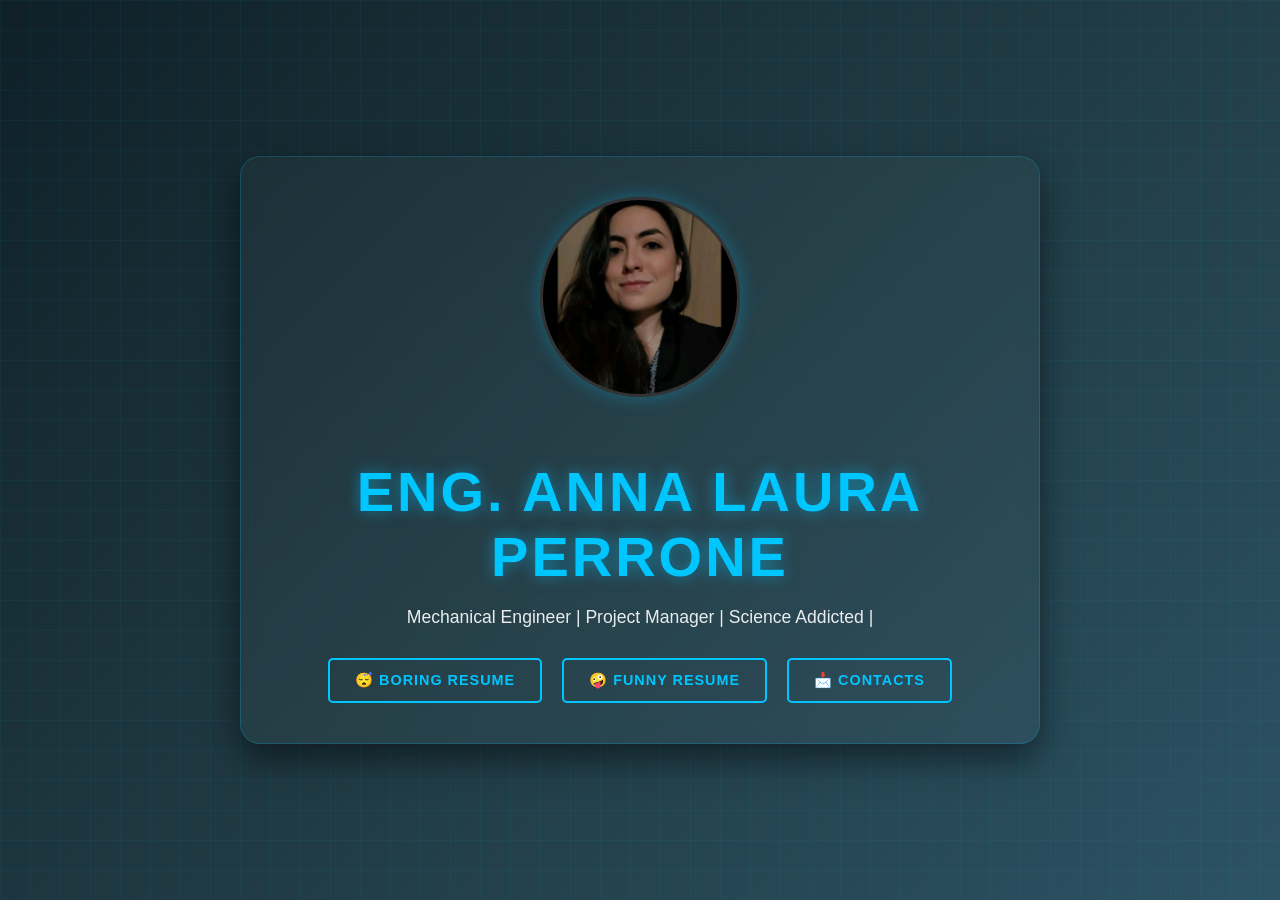
<file: index.html>
<!DOCTYPE html>
<html lang="en">
<head>
    <meta charset="UTF-8">
    <meta name="viewport" content="width=device-width, initial-scale=1.0">
    <title>Eng. Anna Laura Perrone</title>
    <link rel="stylesheet" href="style.css">
    <link rel="stylesheet" href="style.css?v=1.1">
    <link rel="icon" href="data:image/svg+xml,<svg xmlns=%22http://www.w3.org/2000/svg%22 viewBox=%220 0 100 100%22><text y=%22.9em%22 font-size=%2290%22>⚙️</text></svg>">
    
    <meta property="og:title" content="Eng. Anna Laura Perrone">
<meta property="og:description" content="Mechanical Engineer | Project Manager | Science Addicted">
<meta property="og:image" content="https://annalauraperrone.github.io/banner.png">
<meta property="og:url" content="https://annalauraperrone.github.io/">
<meta property="og:type" content="website">
    
</head>
<body>

<div class="container">
    <img src="me.png" alt="Foto di Anna Laura Perrone" class="profile-img">
    <h1>Eng. Anna Laura Perrone</h1>
    <p>Mechanical Engineer | Project Manager | Science Addicted | </p>

    <div class="buttons">
        <a href="boringresume.html" class="btn">😴 Boring Resume</a>
        <a href="funnyresume.html" class="btn">🤪 Funny Resume</a>
        <a href="contacts.html" class="btn">📩 Contacts</a>
    </div>
</div>

</body>
</html>
</file>
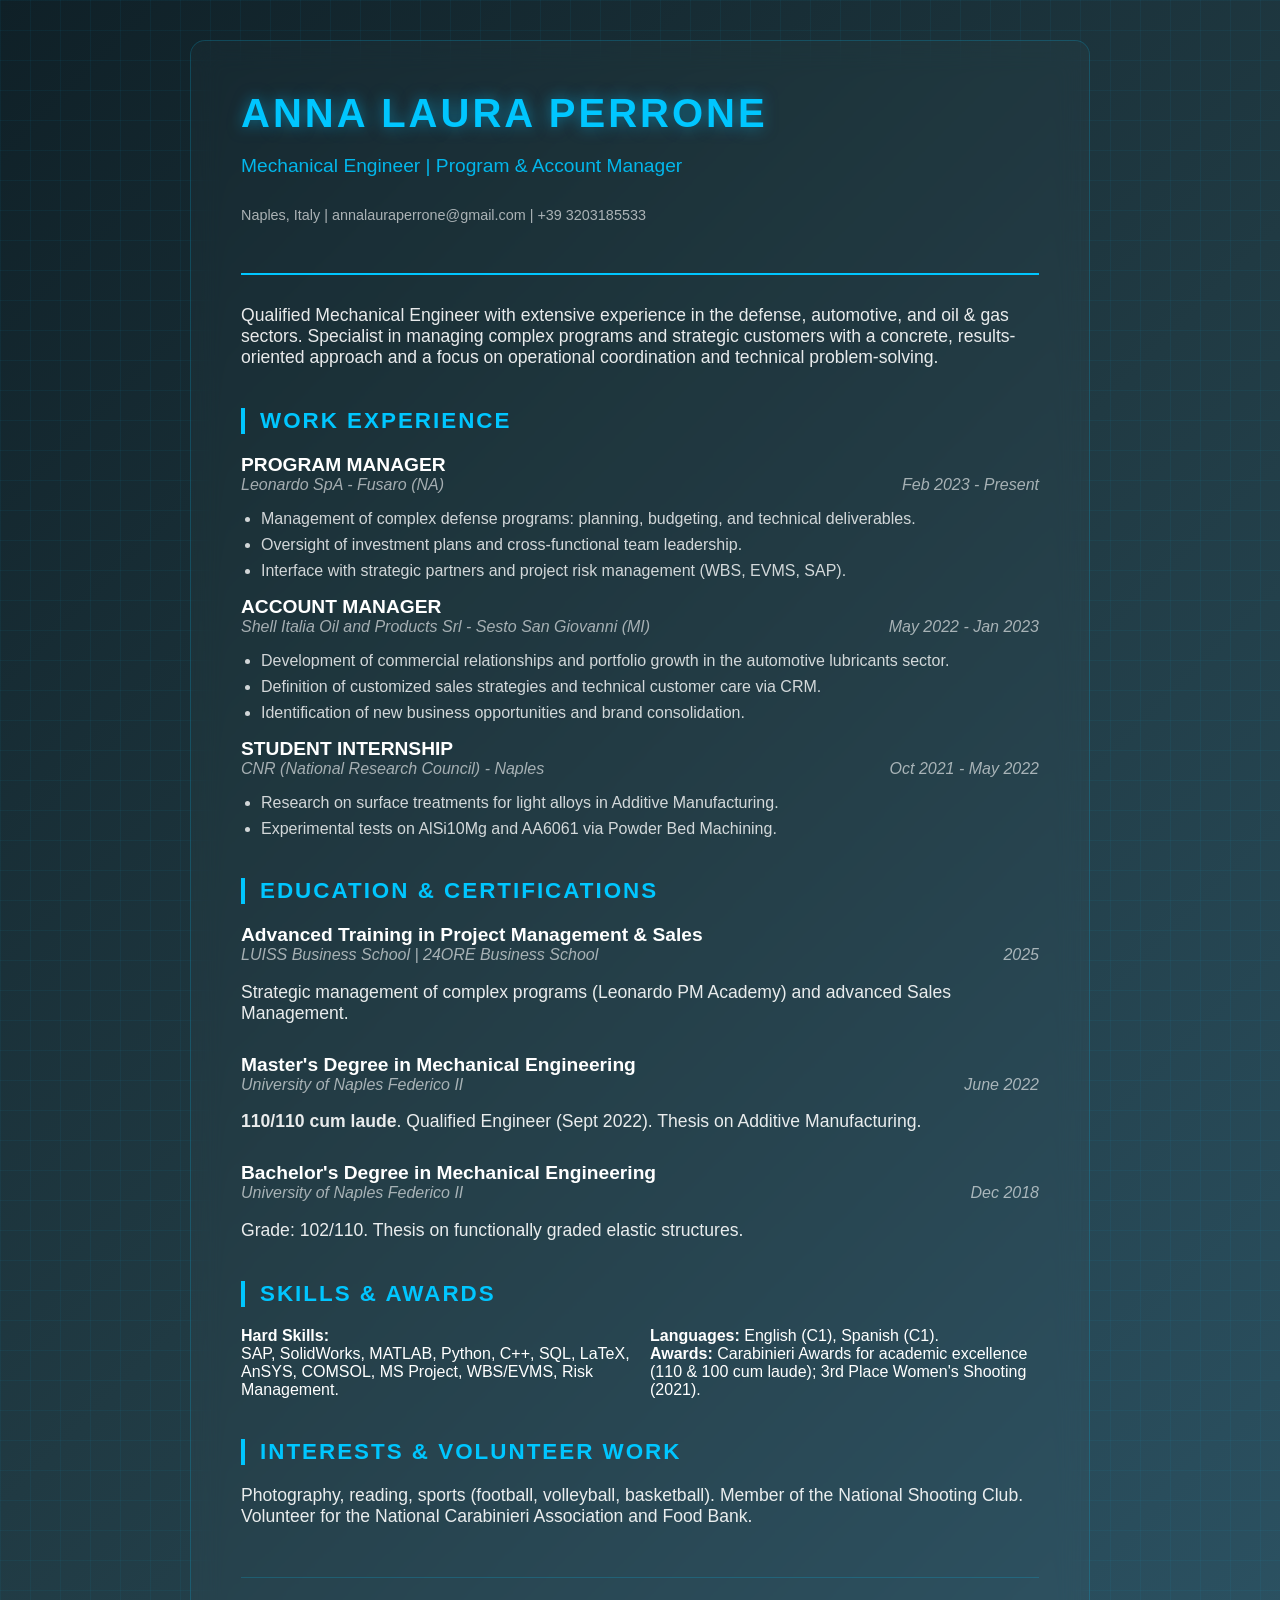
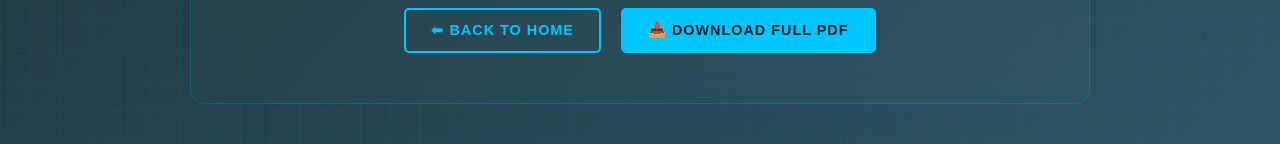
<file: boringresume.html>
<!DOCTYPE html>
<html lang="en">
<head>
    <meta charset="UTF-8">
    <meta name="viewport" content="width=device-width, initial-scale=1.0">
    <title>Resume - Eng. Anna Laura Perrone</title>
    <link rel="stylesheet" href="style.css">
    <link rel="stylesheet" href="style.css?v=1.1">
    <link rel="icon" href="data:image/svg+xml,<svg xmlns=%22http://www.w3.org/2000/svg%22 viewBox=%220 0 100 100%22><text y=%22.9em%22 font-size=%2290%22>⚙️</text></svg>">
    <style>
        /* Struttura del contenitore CV */
        .container-resume {
            width: 95%;
            max-width: 900px;
            margin: 40px auto;
            background: rgba(255, 255, 255, 0.02);
            backdrop-filter: blur(15px);
            border: 1px solid rgba(0, 198, 255, 0.2);
            border-radius: 15px;
            padding: 50px;
            text-align: left;
        }

        .resume-header {
            border-bottom: 2px solid #00c6ff;
            padding-bottom: 20px;
            margin-bottom: 30px;
        }

        .resume-header h1 {
            margin: 0;
            font-size: 2.5rem;
            text-align: left;
        }

        .section-title {
            color: #00c6ff;
            text-transform: uppercase;
            letter-spacing: 2px;
            border-left: 4px solid #00c6ff;
            padding-left: 15px;
            margin: 40px 0 20px 0;
            font-size: 1.4rem;
        }

        .job-title {
            font-weight: bold;
            font-size: 1.2rem;
            color: #fff;
        }

        .company-date {
            display: flex;
            justify-content: space-between;
            color: rgba(255, 255, 255, 0.6);
            margin-bottom: 10px;
            font-style: italic;
        }

        ul {
            padding-left: 20px;
            color: rgba(255, 255, 255, 0.8);
        }

        li {
            margin-bottom: 8px;
        }

        .skills-grid {
            display: grid;
            grid-template-columns: 1fr 1fr;
            gap: 20px;
        }

        .resume-footer-actions {
            margin-top: 50px;
            text-align: center;
        }

        .buttons-row {
            display: flex;
            justify-content: center;
            gap: 20px;
            margin-top: 20px;
        }

        .btn-highlight {
            background: #00c6ff !important;
            color: #0f2027 !important;
            border: 2px solid #00c6ff !important;
        }

        .btn-highlight:hover {
            background: transparent !important;
            color: #00c6ff !important;
            box-shadow: 0 0 15px rgba(0, 198, 255, 0.4);
        }

        @media (max-width: 768px) {
            .container-resume { padding: 25px; }
            .company-date { flex-direction: column; }
            .skills-grid { grid-template-columns: 1fr; }
            .buttons-row { flex-direction: column; }
            .buttons-row .btn { width: 100%; text-align: center; }
        }
    </style>
</head>
<body>

<div class="container-resume">
    <header class="resume-header">
        <h1>Anna Laura Perrone</h1>
        <p style="font-size: 1.2rem; color: #00c6ff;">Mechanical Engineer | Program & Account Manager</p>
        <p style="color: rgba(255,255,255,0.7); font-size: 0.9rem;">
            Naples, Italy | annalauraperrone@gmail.com | +39 3203185533
        </p>
    </header>

    <p>Qualified Mechanical Engineer with extensive experience in the defense, automotive, and oil & gas sectors. Specialist in managing complex programs and strategic customers with a concrete, results-oriented approach and a focus on operational coordination and technical problem-solving.</p>

    <h2 class="section-title">Work Experience</h2>
    
    <div>
        <div class="job-title">PROGRAM MANAGER</div>
        <div class="company-date">
            <span>Leonardo SpA - Fusaro (NA)</span>
            <span>Feb 2023 - Present</span>
        </div>
        <ul>
            <li>Management of complex defense programs: planning, budgeting, and technical deliverables.</li>
            <li>Oversight of investment plans and cross-functional team leadership.</li>
            <li>Interface with strategic partners and project risk management (WBS, EVMS, SAP).</li>
        </ul>
    </div>

    <div>
        <div class="job-title">ACCOUNT MANAGER</div>
        <div class="company-date">
            <span>Shell Italia Oil and Products Srl - Sesto San Giovanni (MI)</span>
            <span>May 2022 - Jan 2023</span>
        </div>
        <ul>
            <li>Development of commercial relationships and portfolio growth in the automotive lubricants sector.</li>
            <li>Definition of customized sales strategies and technical customer care via CRM.</li>
            <li>Identification of new business opportunities and brand consolidation.</li>
        </ul>
    </div>

    <div>
        <div class="job-title">STUDENT INTERNSHIP</div>
        <div class="company-date">
            <span>CNR (National Research Council) - Naples</span>
            <span>Oct 2021 - May 2022</span>
        </div>
        <ul>
            <li>Research on surface treatments for light alloys in Additive Manufacturing.</li>
            <li>Experimental tests on AlSi10Mg and AA6061 via Powder Bed Machining.</li>
        </ul>
    </div>

    <h2 class="section-title">Education & Certifications</h2>
    
    <div>
        <div class="job-title">Advanced Training in Project Management & Sales</div>
        <div class="company-date">
            <span>LUISS Business School | 24ORE Business School</span>
            <span>2025</span>
        </div>
        <p>Strategic management of complex programs (Leonardo PM Academy) and advanced Sales Management.</p>
    </div>

    <div>
        <div class="job-title">Master's Degree in Mechanical Engineering</div>
        <div class="company-date">
            <span>University of Naples Federico II</span>
            <span>June 2022</span>
        </div>
        <p><strong>110/110 cum laude</strong>. Qualified Engineer (Sept 2022). Thesis on Additive Manufacturing.</p>
    </div>

    <div>
        <div class="job-title">Bachelor's Degree in Mechanical Engineering</div>
        <div class="company-date">
            <span>University of Naples Federico II</span>
            <span>Dec 2018</span>
        </div>
        <p>Grade: 102/110. Thesis on functionally graded elastic structures.</p>
    </div>

    <h2 class="section-title">Skills & Awards</h2>
    <div class="skills-grid">
        <div>
            <strong>Hard Skills:</strong><br>
            SAP, SolidWorks, MATLAB, Python, C++, SQL, LaTeX, AnSYS, COMSOL, MS Project, WBS/EVMS, Risk Management.
        </div>
        <div>
            <strong>Languages:</strong> English (C1), Spanish (C1).<br>
            <strong>Awards:</strong> Carabinieri Awards for academic excellence (110 & 100 cum laude); 3rd Place Women's Shooting (2021).
        </div>
    </div>

    <h2 class="section-title">Interests & Volunteer Work</h2>
    <p>Photography, reading, sports (football, volleyball, basketball). Member of the National Shooting Club. Volunteer for the National Carabinieri Association and Food Bank.</p>

    <div class="resume-footer-actions">
        <hr style="border: 0; border-top: 1px solid rgba(0, 198, 255, 0.2); margin-bottom: 30px;">
        <div class="buttons-row">
            <a href="index.html" class="btn">⬅ Back to Home</a>
            <a href="PERRONE_ENG.pdf" download="CV_Anna_Laura_Perrone" class="btn btn-highlight">
                📥 Download Full PDF
            </a>
        </div>
    </div>
</div>

</body>
</html>
</file>
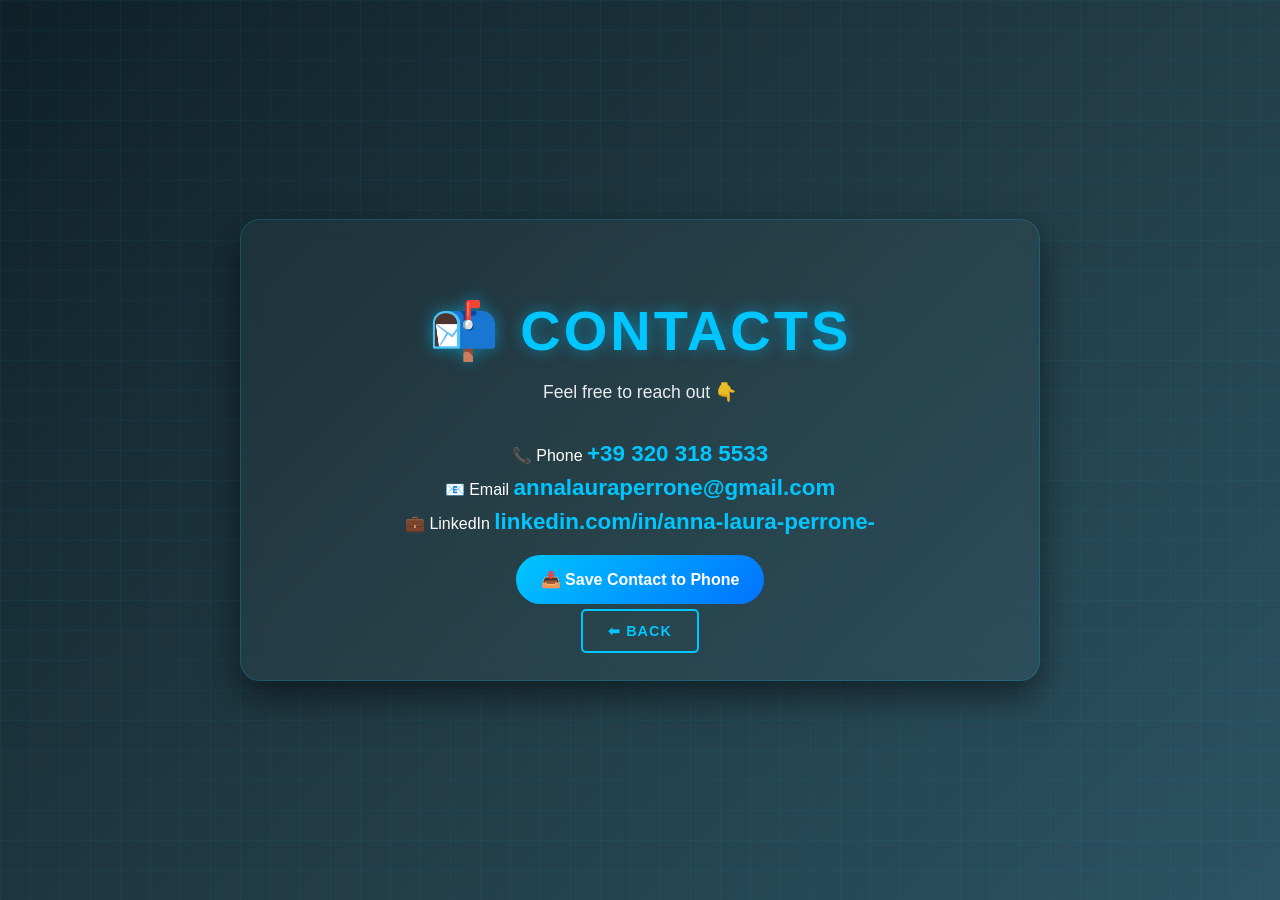
<file: contacts.html>
<!DOCTYPE html>
<html lang="en">
<head>
    <meta charset="UTF-8">
    <meta name="viewport" content="width=device-width, initial-scale=1.0">
    <title>Contacts - Eng. Anna Laura Perrone</title>
    <link rel="stylesheet" href="style.css?v=1.1">
     <link rel="icon" href="data:image/svg+xml,<svg xmlns=%22http://www.w3.org/2000/svg%22 viewBox=%220 0 100 100%22><text y=%22.9em%22 font-size=%2290%22>📬</text></svg>">
    <style>
        /* Stile aggiuntivo per il tasto vCard */
        .vcard-btn {
            display: inline-flex;
            align-items: center;
            justify-content: center;
            gap: 10px;
            background: linear-gradient(135deg, #00c6ff, #0072ff);
            color: white;
            padding: 15px 25px;
            border-radius: 50px;
            text-decoration: none;
            font-weight: bold;
            margin-top: 20px;
            transition: transform 0.3s, box-shadow 0.3s;
            border: none;
            cursor: pointer;
            font-family: inherit;
            font-size: 1rem;
        }

        .vcard-btn:hover {
            transform: translateY(-3px);
            box-shadow: 0 5px 15px rgba(0, 198, 255, 0.4);
        }

        .vcard-btn:active {
            transform: translateY(0);
        }
    </style>
</head>
<body>

<div class="container">
    <h1>📬 Contacts</h1>
    <p>Feel free to reach out 👇</p>

    <div class="contacts-box">
        <div class="contact-item">
            <span class="contact-label">📞 Phone</span>
            <a href="tel:+393203185533" class="contact-link">+39 320 318 5533 </a>
        </div>

        <div class="contact-item">
            <span class="contact-label">📧 Email</span>
            <a href="mailto:annalauraperrone@gmail.com" class="contact-link">annalauraperrone@gmail.com </a>
        </div>

        <div class="contact-item">
            <span class="contact-label">💼 LinkedIn</span>
            <a href="https://www.linkedin.com/in/anna-laura-perrone-" target="_blank" class="contact-link">
                linkedin.com/in/anna-laura-perrone- 
            </a>
        </div>
    </div>

    <button onclick="downloadVCard()" class="vcard-btn">
        📥 Save Contact to Phone
    </button>

    <br><br>
    <a href="index.html" class="btn">⬅ Back</a>
</div>

<script>
function downloadVCard() {
    // Dati per la vCard [cite: 1, 2]
    const vcardData = [
        "BEGIN:VCARD",
        "VERSION:3.0",
        "FN:Anna Laura Perrone",
        "ORG:Mechanical Engineer",
        "TITLE:Program Manager",
        "TEL;TYPE=CELL,VOICE:+393203185533",
        "EMAIL;TYPE=PREF,INTERNET:annalauraperrone@gmail.com",
        "URL:https://www.linkedin.com/in/anna-laura-perrone-",
        "END:VCARD"
    ].join("\n");

    // Creazione del file Blob
    const blob = new Blob([vcardData], { type: "text/vcard" });
    const url = window.URL.createObjectURL(blob);
    
    // Creazione link temporaneo per il download
    const newLink = document.createElement("a");
    newLink.download = "Anna_Laura_Perrone.vcf";
    newLink.href = url;
    newLink.click();
    
    // Pulizia
    window.URL.revokeObjectURL(url);
}
</script>

</body>
</html>
</file>
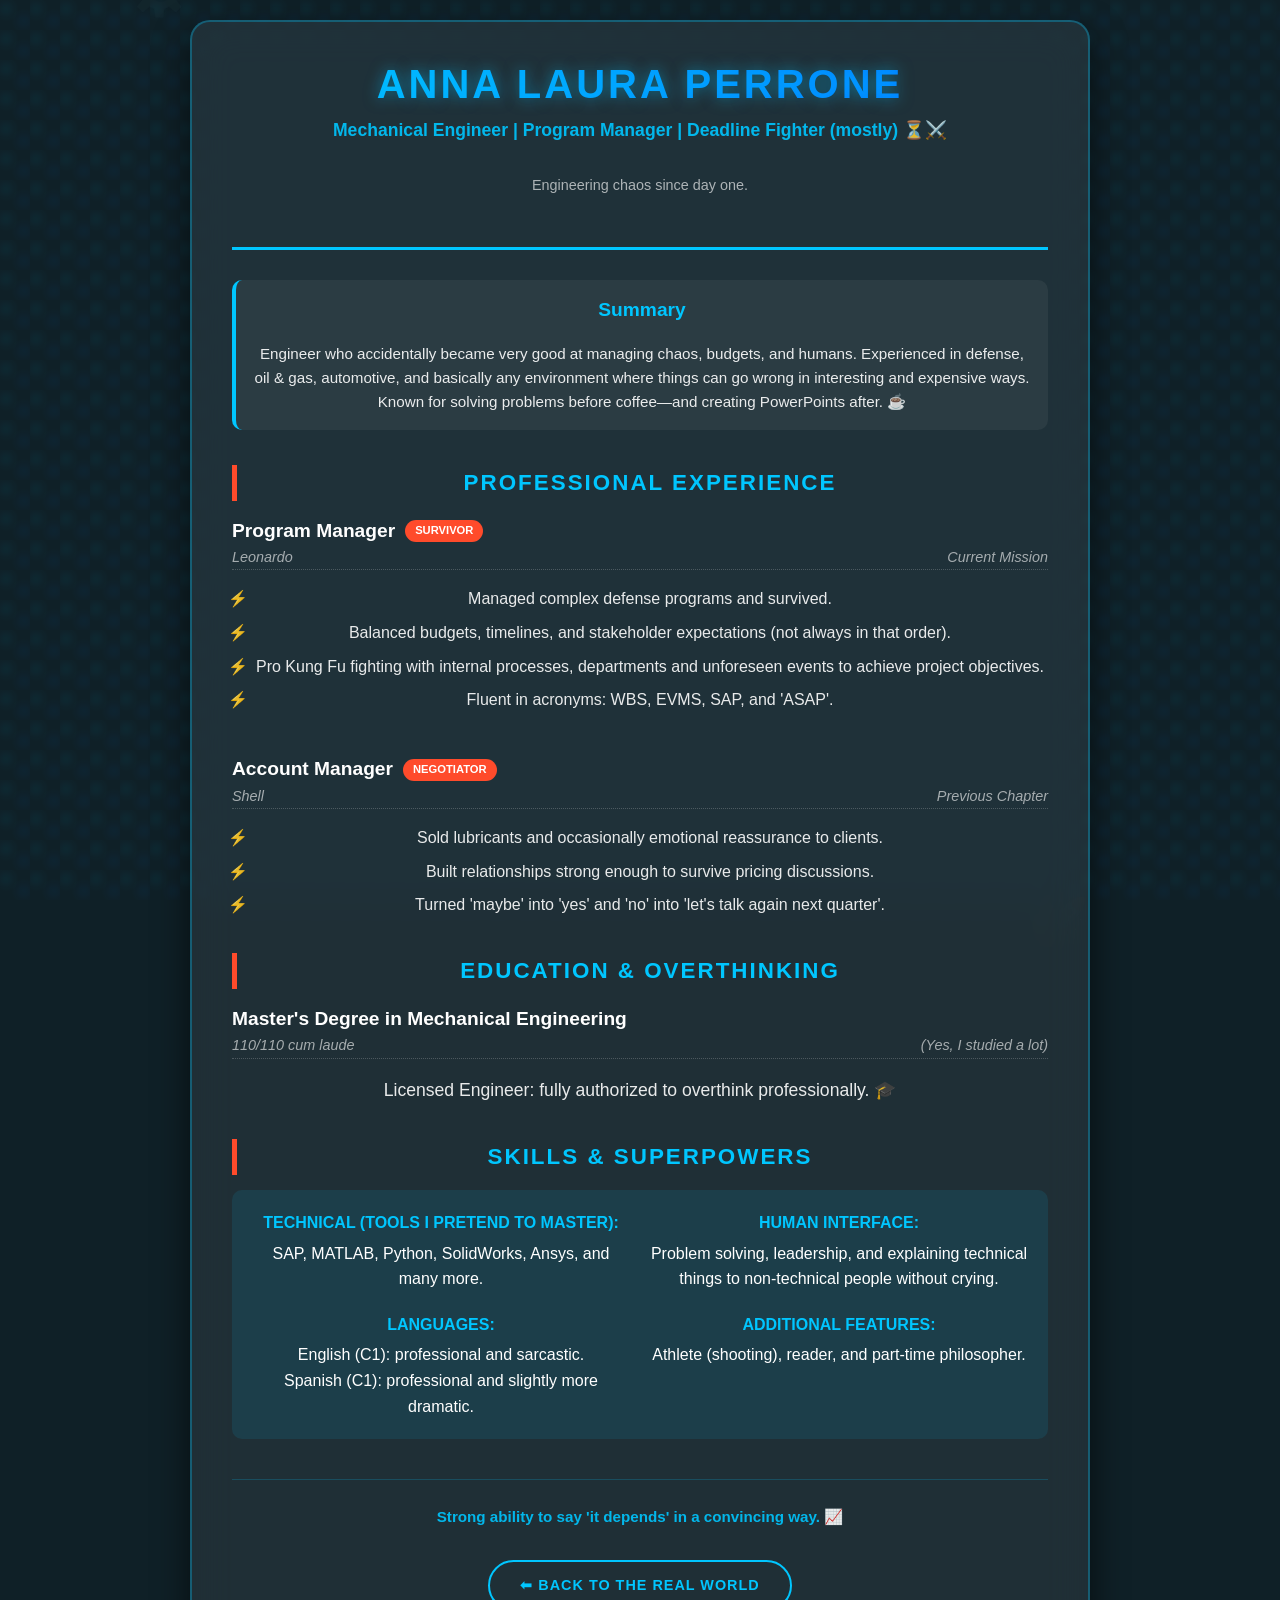
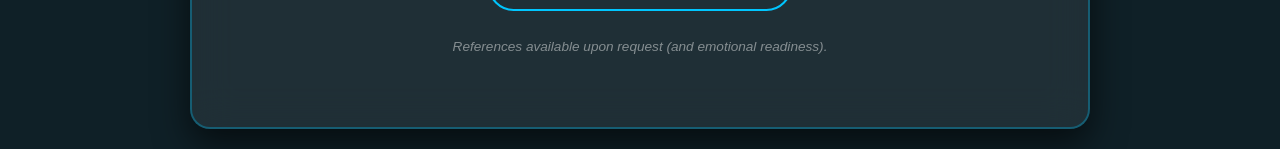
<file: funnyresume.html>
<!DOCTYPE html>
<html lang="en">
<head>
    <meta charset="UTF-8">
    <link rel="stylesheet" href="style.css?v=1.1">
    <link rel="icon" href="data:image/svg+xml,<svg xmlns=%22http://www.w3.org/2000/svg%22 viewBox=%220 0 100 100%22><text y=%22.9em%22 font-size=%2290%22>⚙️</text></svg>">
    <meta name="viewport" content="width=device-width, initial-scale=1.0, maximum-scale=1.0, user-scalable=no">
    <title>The Chaos Coordinator - Anna Laura Perrone</title>
    <style>
        body {
            /* Sfondo con gradiente e pattern "funny" di ingegneria */
            background-color: #0f2027;
            background-image: 
                radial-gradient(circle at 20% 30%, rgba(0, 198, 255, 0.05) 0%, transparent 40%),
                radial-gradient(circle at 80% 70%, rgba(0, 114, 255, 0.05) 0%, transparent 40%),
                linear-gradient(rgba(15, 32, 39, 0.9), rgba(15, 32, 39, 0.9)),
                url("https://www.transparenttextures.com/patterns/carbon-fibre.png"); /* Texture sottile sottostante */
            background-attachment: fixed;
            color: white;
            font-family: 'Segoe UI', Tahoma, Geneva, Verdana, sans-serif;
            line-height: 1.6;
            margin: 0;
            padding: 0;
            -webkit-font-smoothing: antialiased;
            overflow-x: hidden;
        }

        /* Effetto "particelle" o ingranaggi che fluttuano (opzionale, molto divertente) */
        body::before {
            content: "⚙️";
            position: fixed;
            top: -50px;
            left: 10%;
            font-size: 50px;
            opacity: 0.03;
            animation: float 20s infinite linear;
            z-index: -1;
        }

        body::after {
            content: "🚀";
            position: fixed;
            bottom: -50px;
            right: 15%;
            font-size: 40px;
            opacity: 0.03;
            animation: float 15s infinite linear reverse;
            z-index: -1;
        }

        @keyframes float {
            from { transform: translateY(0) rotate(0deg); }
            to { transform: translateY(110vh) rotate(360deg); }
        }

        .container-resume {
            width: 90%;
            max-width: 900px;
            margin: 20px auto;
            background: rgba(255, 255, 255, 0.07); /* Leggermente più opaco per contrasto */
            backdrop-filter: blur(20px);
            border: 2px solid rgba(0, 198, 255, 0.3);
            border-radius: 20px;
            padding: 40px;
            box-sizing: border-box;
            box-shadow: 0 15px 35px rgba(0,0,0,0.6);
            position: relative;
        }

        .resume-header {
            border-bottom: 3px solid #00c6ff;
            padding-bottom: 20px;
            margin-bottom: 30px;
        }

        .resume-header h1 {
            margin: 0;
            font-size: 2.5rem;
            background: linear-gradient(to right, #00c6ff, #0072ff);
            -webkit-background-clip: text;
            -webkit-text-fill-color: transparent;
            text-transform: uppercase;
            line-height: 1.1;
        }

        .tagline {
            font-size: 1.1rem;
            color: #00c6ff;
            font-weight: bold;
            margin-top: 10px;
        }

        .section-title {
            color: #00c6ff;
            text-transform: uppercase;
            letter-spacing: 2px;
            border-left: 5px solid #ff4b2b;
            padding-left: 15px;
            margin: 35px 0 15px 0;
            font-size: 1.4rem;
        }

        .job-title {
            font-weight: bold;
            font-size: 1.2rem;
            color: #fff;
            display: flex;
            flex-wrap: wrap;
            align-items: center;
            gap: 10px;
        }

        .company-date {
            display: flex;
            justify-content: space-between;
            color: rgba(255, 255, 255, 0.6);
            margin-bottom: 10px;
            font-style: italic;
            font-size: 0.9rem;
            border-bottom: 1px dotted rgba(255,255,255,0.2);
        }

        ul {
            padding-left: 20px;
            color: rgba(255, 255, 255, 0.9);
            list-style-type: "⚡ ";
        }

        li { margin-bottom: 8px; }

        .skills-grid {
            display: grid;
            grid-template-columns: 1fr 1fr;
            gap: 20px;
            background: rgba(0, 198, 255, 0.1);
            padding: 20px;
            border-radius: 10px;
        }

        .skill-box strong {
            color: #00c6ff;
            display: block;
            margin-bottom: 5px;
            text-transform: uppercase;
        }

        .badge {
            background: #ff4b2b;
            color: white;
            padding: 2px 10px;
            border-radius: 20px;
            font-size: 0.7rem;
            text-transform: uppercase;
            font-weight: bold;
        }

        .resume-footer-actions {
            margin-top: 40px;
            text-align: center;
        }

        .btn {
            text-decoration: none;
            padding: 12px 30px;
            border-radius: 30px;
            font-weight: bold;
            transition: 0.3s;
            display: inline-block;
            border: 2px solid #00c6ff;
            color: #00c6ff;
            width: auto;
        }

        .btn:hover {
            background: #00c6ff;
            color: #0f2027;
            box-shadow: 0 0 20px rgba(0, 198, 255, 0.6);
        }

        .quote {
            font-style: italic;
            color: rgba(255,255,255,0.5);
            text-align: center;
            margin-top: 25px;
            font-size: 0.85rem;
        }

        @media (max-width: 600px) {
            .container-resume { width: 95%; padding: 25px 20px; margin: 10px auto; }
            .resume-header h1 { font-size: 1.8rem; }
            .company-date { flex-direction: column; gap: 2px; }
            .skills-grid { grid-template-columns: 1fr; gap: 15px; }
            .btn { width: 100%; box-sizing: border-box; }
        }
    </style>
</head>
<body>

<div class="container-resume">
    <header class="resume-header">
        <h1>Anna Laura Perrone</h1>
        <p class="tagline">Mechanical Engineer | Program Manager | Deadline Fighter (mostly) ⏳⚔️</p>
        <p style="color: rgba(255,255,255,0.7); font-size: 0.9rem;">
            Engineering chaos since day one.
        </p>
    </header>

    <div style="background: rgba(255,255,255,0.05); padding: 15px; border-radius: 10px; border-left: 4px solid #00c6ff;">
        <h2 style="margin-top:0; color:#00c6ff; font-size: 1.2rem;">Summary</h2>
        <p style="font-size: 0.95rem; margin-bottom: 0;">Engineer who accidentally became very good at managing chaos, budgets, and humans. Experienced in defense, oil & gas, automotive, and basically any environment where things can go wrong in interesting and expensive ways. Known for solving problems before coffee—and creating PowerPoints after. ☕️</p>
    </div>

    <h2 class="section-title">Professional Experience</h2>
    
    <div>
        <div class="job-title">Program Manager <span class="badge">Survivor</span></div>
        <div class="company-date">
            <span>Leonardo</span>
            <span>Current Mission</span>
        </div>
        <ul>
            <li>Managed complex defense programs and survived.</li>
            <li>Balanced budgets, timelines, and stakeholder expectations (not always in that order).</li>
            <li>Pro Kung Fu fighting with internal processes, departments and unforeseen events to achieve project objectives.</li>
            <li>Fluent in acronyms: WBS, EVMS, SAP, and 'ASAP'.</li>
        </ul>
    </div>

    <br>

    <div>
        <div class="job-title">Account Manager <span class="badge">Negotiator</span></div>
        <div class="company-date">
            <span>Shell</span>
            <span>Previous Chapter</span>
        </div>
        <ul>
            <li>Sold lubricants and occasionally emotional reassurance to clients.</li>
            <li>Built relationships strong enough to survive pricing discussions.</li>
            <li>Turned 'maybe' into 'yes' and 'no' into 'let's talk again next quarter'.</li>
        </ul>
    </div>

    <h2 class="section-title">Education & Overthinking</h2>
    
    <div>
        <div class="job-title">Master's Degree in Mechanical Engineering</div>
        <div class="company-date">
            <span>110/110 cum laude</span>
            <span>(Yes, I studied a lot)</span>
        </div>
        <p>Licensed Engineer: fully authorized to overthink professionally. 🎓</p>
    </div>

    <h2 class="section-title">Skills & Superpowers</h2>
    <div class="skills-grid">
        <div class="skill-box">
            <strong>Technical (Tools I pretend to master):</strong>
            SAP, MATLAB, Python, SolidWorks, Ansys, and many more.
        </div>
        <div class="skill-box">
            <strong>Human Interface:</strong>
            Problem solving, leadership, and explaining technical things to non-technical people without crying.
        </div>
        <div class="skill-box">
            <strong>Languages:</strong>
            English (C1): professional and sarcastic. <br>
            Spanish (C1): professional and slightly more dramatic.
        </div>
        <div class="skill-box">
            <strong>Additional Features:</strong>
            Athlete (shooting), reader, and part-time philosopher.
        </div>
    </div>

    <div class="resume-footer-actions">
        <hr style="border: 0; border-top: 1px solid rgba(0, 198, 255, 0.2); margin-bottom: 25px;">
        <p style="font-weight: bold; color: #00c6ff; font-size: 0.95rem;">Strong ability to say 'it depends' in a convincing way. 📈</p>
        <div class="buttons-row">
            <a href="index.html" class="btn">⬅ Back to the real world</a>
        </div>
        <p class="quote">References available upon request (and emotional readiness).</p>
    </div>
</div>

</body>
</html>
</file>
<file: style.css>
/* Reset e impostazioni base */
* {
    box-sizing: border-box;
}

body {
    margin: 0;
    padding: 0;
    font-family: 'Segoe UI', Roboto, Helvetica, Arial, sans-serif;
    /* Sfondo Ingegneristico: Gradiente scuro + Griglia tecnica */
    background-color: #0f2027;
    background-image: 
        linear-gradient(rgba(0, 198, 255, 0.05) 1px, transparent 1px),
        linear-gradient(90deg, rgba(0, 198, 255, 0.05) 1px, transparent 1px),
        linear-gradient(135deg, #0f2027, #203a43, #2c5364);
    background-size: 30px 30px, 30px 30px, 100% 100%;
    color: white;
    text-align: center;
    min-height: 100vh;
    display: flex;
    align-items: center;
    justify-content: center;
}

.container {
    width: 90%;
    max-width: 800px;
    padding: 40px 20px;
    /* Effetto Glassmorphism */
    background: rgba(255, 255, 255, 0.03);
    backdrop-filter: blur(10px);
    border: 1px solid rgba(0, 198, 255, 0.2);
    border-radius: 20px;
    box-shadow: 0 15px 35px rgba(0, 0, 0, 0.5);
}

h1 {
    font-size: clamp(2rem, 8vw, 3.5rem); /* Dimensione fluida */
    letter-spacing: 3px;
    margin-bottom: 10px;
    text-transform: uppercase;
    color: #00c6ff;
    text-shadow: 0 0 15px rgba(0, 198, 255, 0.5);
}

p {
    font-size: 1.1rem;
    margin-bottom: 30px;
    opacity: 0.9;
}

/* Layout Bottoni */
.buttons {
    display: flex;
    justify-content: center;
    gap: 20px;
    flex-wrap: wrap; /* Fondamentale per il mobile */
}

.btn {
    padding: 12px 25px;
    border: 2px solid #00c6ff;
    color: #00c6ff;
    text-decoration: none;
    border-radius: 5px; /* Angoli più netti per stile tech */
    font-weight: bold;
    text-transform: uppercase;
    font-size: 0.9rem;
    letter-spacing: 1px;
    transition: all 0.3s ease;
    background: transparent;
}

.btn:hover {
    background-color: #00c6ff;
    color: #0f2027;
    box-shadow: 0 0 20px rgba(0, 198, 255, 0.6);
    transform: translateY(-2px);
}

/* Box Contatti */
/* Stile per i paragrafi dentro il box contatti */
.contacts-box p {
    margin: 25px 0; /* Aumenta lo spazio tra un contatto e l'altro */
    font-size: 1rem; /* Dimensione dell'etichetta (Phone, Email, ecc.) */
    color: rgba(255, 255, 255, 0.7); /* Colore leggermente più tenue per l'etichetta */
}

/* Stile specifico per i link di contatto (Email, Telefono, LinkedIn) */
.contact-link {
    display: inline-block;
    font-size: 1.4rem; /* Dimensione aumentata */
    font-weight: bold;
    color: #00c6ff !important; /* Colore azzurro tecnico */
    text-decoration: none;
    margin-top: 8px;
    transition: all 0.3s ease;
    word-break: break-all; /* Fondamentale per non far uscire la mail dallo schermo su mobile */
}

.contact-link:hover {
    filter: brightness(1.3);
    text-shadow: 0 0 10px rgba(0, 198, 255, 0.5);
    transform: scale(1.02); /* Leggero effetto ingrandimento al passaggio */
}

/* Ottimizzazione per schermi piccoli (Mobile) */
@media (max-width: 600px) {
    .contact-link {
        font-size: 1.2rem; /* Leggermente più piccolo su smartphone per stare in riga */
    }
}
/* Media Query migliorata per Mobile */
@media (max-width: 600px) {
    body {
        padding: 20px;
        align-items: flex-start; /* Evita che il contenuto sia tagliato sopra se la pagina è lunga */
    }

    .container {
        margin-top: 20px;
        padding: 30px 15px;
    }

    .buttons {
        flex-direction: column;
        width: 100%;
    }

    .btn {
        width: 100%; /* Bottoni a tutta larghezza facili da cliccare */
        text-align: center;
    }

    .contacts-box {
        padding: 15px;
    }
}
.profile-img {
    width: 200px;       /* Larghezza della foto */
    height: 200px;      /* Altezza della foto */
    border-radius: 50%; /* La rende circolare */
    object-fit: cover;  /* Evita che l'immagine si schiacci */
    margin-bottom: 20px;
    border: 3px solid #333; /* Opzionale: un piccolo bordo */
    box-shadow: 0 0 20px rgba(0, 198, 255, 0.3); /* Aggiunto un leggero bagliore */
}
</file>
